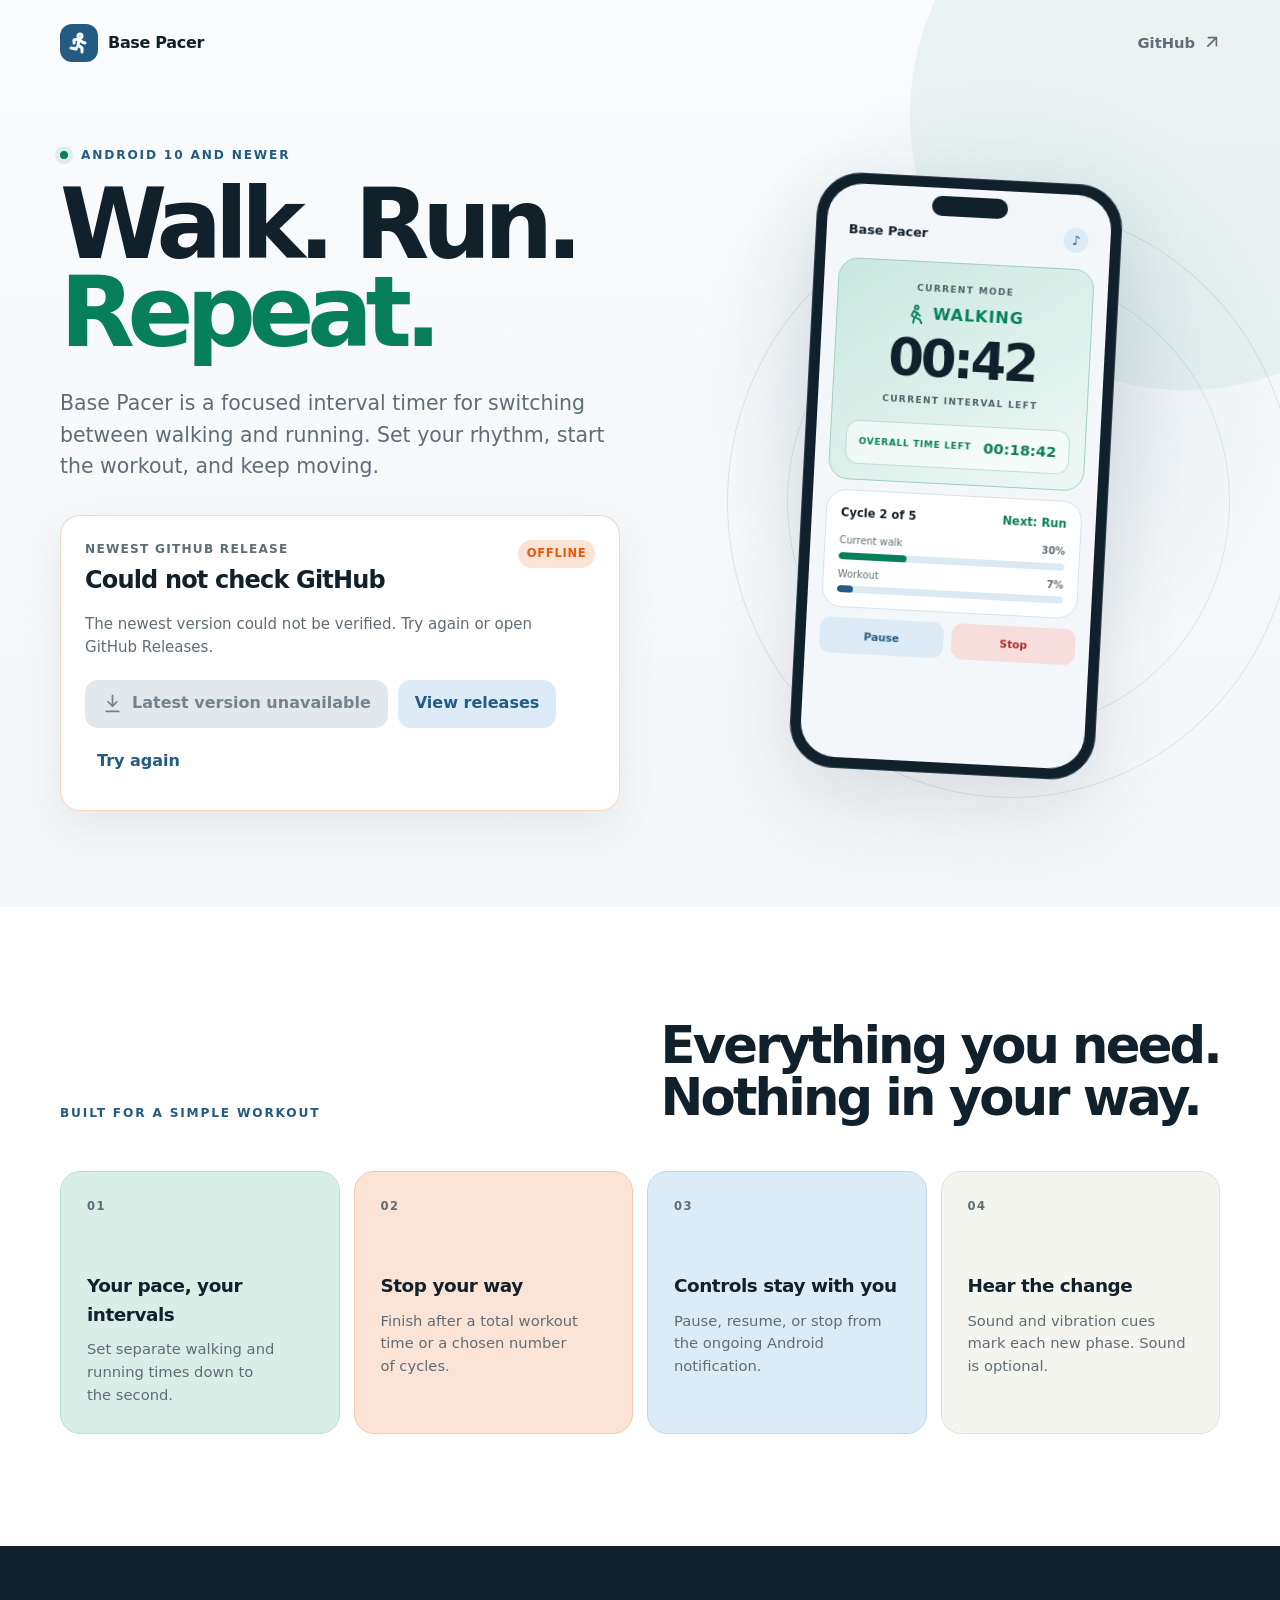
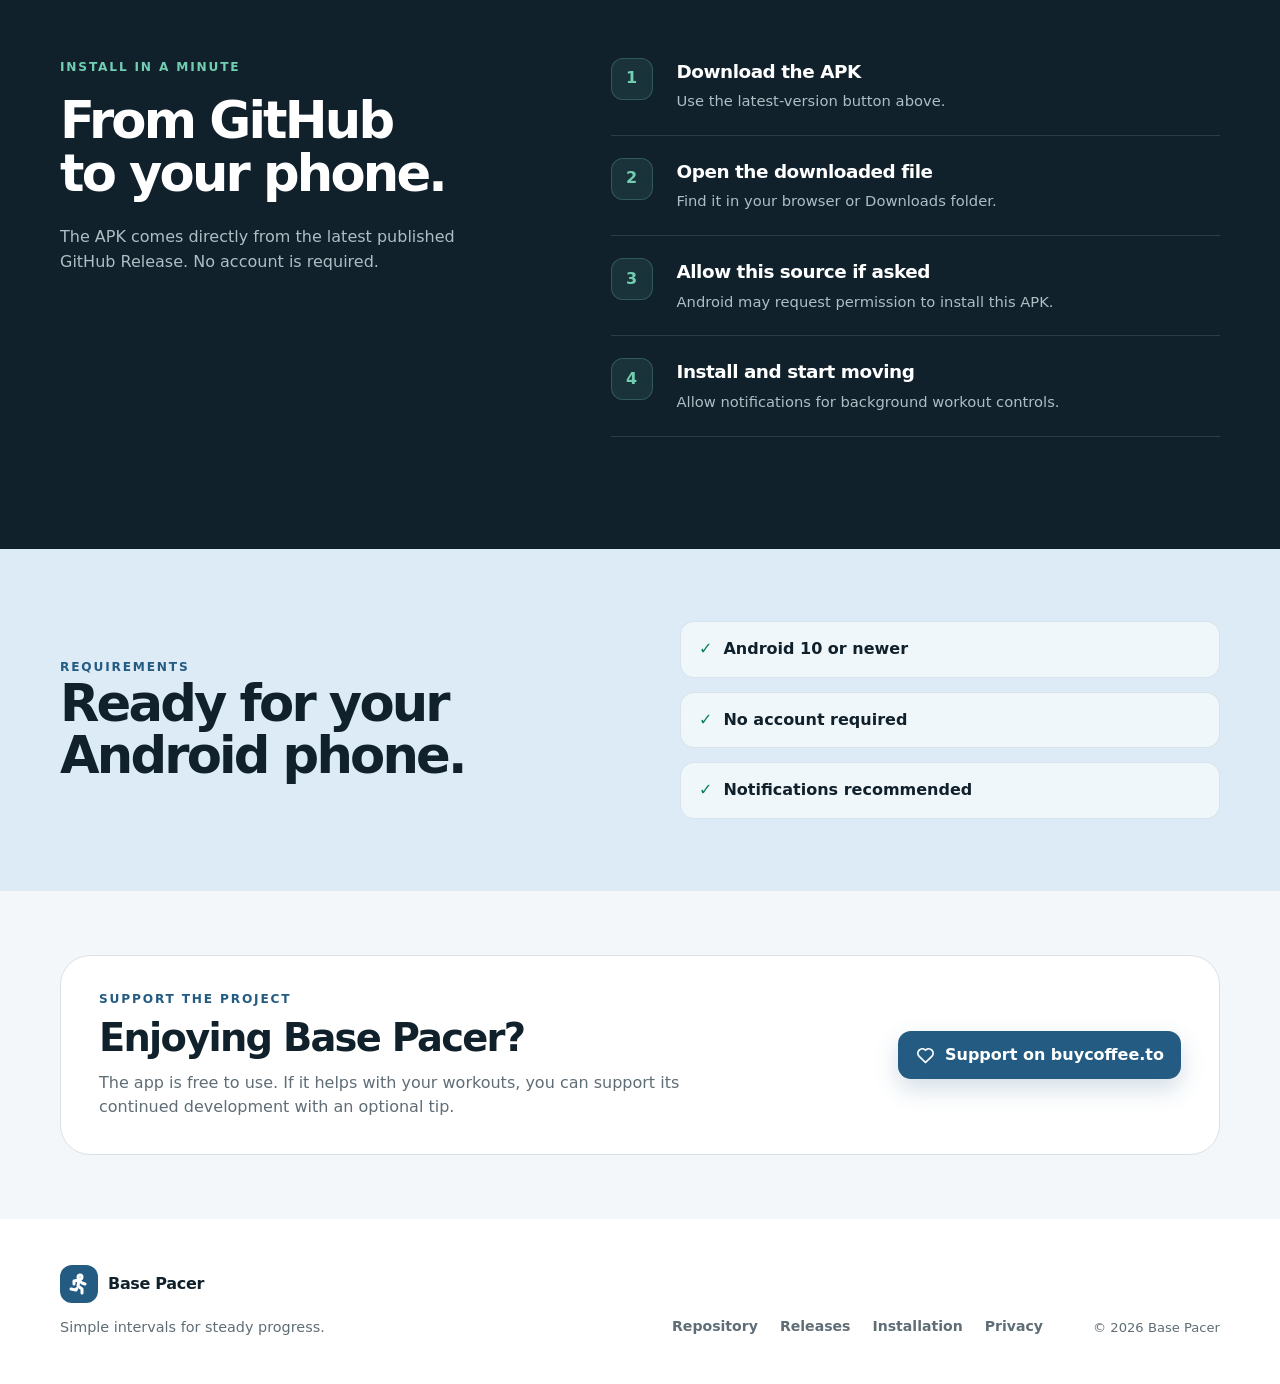
<file: website/index.html>
<!doctype html>
<html lang="en">
  <head>
    <meta charset="utf-8" />
    <meta name="viewport" content="width=device-width, initial-scale=1" />
    <meta
      name="description"
      content="Download the latest Base Pacer: Run/Walk Timer APK directly from GitHub Releases."
    />
    <meta name="theme-color" content="#f4f7f9" />
    <title>Base Pacer: Run/Walk Timer — Android download</title>
    <link rel="icon" href="favicon.svg" type="image/svg+xml" />
    <link rel="stylesheet" href="styles.css" />
    <script src="config.js" defer></script>
    <script src="app.js" defer></script>
  </head>
  <body>
    <a class="skip-link" href="#main-content">Skip to content</a>

    <header class="site-header">
      <div class="shell header-inner">
        <a class="brand" href="#top" aria-label="Base Pacer home">
          <span class="brand-mark" aria-hidden="true">
            <svg viewBox="0 0 24 24" role="img">
              <path d="M11.007 5a2 2 0 1 0 4 0a2 2 0 1 0 -4 0" />
              <path d="M4 17l5 1l.75 -1.5" />
              <path d="M15 21v-4l-4 -3l1 -6" />
              <path d="M7 12v-3l5 -1l3 3l3 1" />
            </svg>
          </span>
          <span>Base Pacer</span>
        </a>

        <a class="header-link" data-repository-link href="#">
          GitHub
          <svg viewBox="0 0 20 20" aria-hidden="true">
            <path d="M7 4h9v9" />
            <path d="m16 4-9.5 9.5" />
          </svg>
        </a>
      </div>
    </header>

    <main id="main-content">
      <section class="hero" id="top">
        <div class="shell hero-grid">
          <div class="hero-copy">
            <p class="eyebrow">
              <span class="status-dot" aria-hidden="true"></span>
              Android 10 and newer
            </p>
            <h1>Walk. Run.<br /><span>Repeat.</span></h1>
            <p class="hero-intro">
              Base Pacer is a focused interval timer for switching between
              walking and running. Set your rhythm, start the workout, and keep
              moving.
            </p>

            <section
              class="release-card"
              id="release-panel"
              data-state="loading"
              aria-labelledby="release-version"
              aria-busy="true"
            >
              <div class="release-heading">
                <div>
                  <p class="release-label">Newest GitHub release</p>
                  <h2 id="release-version">Checking GitHub…</h2>
                </div>
                <span class="release-badge" id="release-badge">Live</span>
              </div>

              <p class="release-message" id="release-message" aria-live="polite">
                Looking for the newest Android package.
              </p>

              <dl class="release-meta" id="release-meta" hidden>
                <div>
                  <dt>Published</dt>
                  <dd id="release-date">—</dd>
                </div>
                <div>
                  <dt>APK size</dt>
                  <dd id="release-size">—</dd>
                </div>
              </dl>

              <div class="release-actions">
                <a
                  class="button button-primary"
                  id="download-button"
                  aria-disabled="true"
                >
                  <svg viewBox="0 0 24 24" aria-hidden="true">
                    <path d="M12 3v12" />
                    <path d="m7 10 5 5 5-5" />
                    <path d="M5 21h14" />
                  </svg>
                  <span>Checking latest version…</span>
                </a>
                <a
                  class="button button-secondary"
                  id="releases-button"
                  data-releases-link
                  href="#"
                >
                  View releases
                </a>
                <button class="text-button" id="retry-button" type="button" hidden>
                  Try again
                </button>
              </div>
            </section>
          </div>

          <div class="phone-stage" aria-label="Preview of the Base Pacer app">
            <div class="orbit orbit-one" aria-hidden="true"></div>
            <div class="orbit orbit-two" aria-hidden="true"></div>
            <div class="phone">
              <div class="phone-speaker" aria-hidden="true"></div>
              <div class="phone-screen">
                <div class="phone-title-row">
                  <span>Base Pacer</span>
                  <span class="phone-sound" aria-hidden="true">♪</span>
                </div>

                <div class="mode-card">
                  <p>Current mode</p>
                  <strong>
                    <svg viewBox="0 0 24 24" aria-hidden="true">
                      <circle cx="13" cy="4" r="2" />
                      <path d="m10 21 1-6-3-2 2-5 4 2 3 3" />
                      <path d="m14 10-2 5 5 2 2 4" />
                    </svg>
                    Walking
                  </strong>
                  <span class="mode-time">00:42</span>
                  <small>Current interval left</small>
                  <div class="overall-time">
                    <span>Overall time left</span>
                    <b>00:18:42</b>
                  </div>
                </div>

                <div class="progress-card">
                  <div><b>Cycle 2 of 5</b><span>Next: Run</span></div>
                  <p>Current walk <b>30%</b></p>
                  <span class="progress-track"><i></i></span>
                  <p>Workout <b>7%</b></p>
                  <span class="progress-track workout"><i></i></span>
                </div>

                <div class="phone-controls" aria-hidden="true">
                  <span>Pause</span>
                  <span>Stop</span>
                </div>
              </div>
            </div>
          </div>
        </div>
      </section>

      <section class="section" id="features">
        <div class="shell">
          <div class="section-heading">
            <p class="eyebrow">Built for a simple workout</p>
            <h2>Everything you need.<br />Nothing in your way.</h2>
          </div>

          <div class="feature-grid">
            <article class="feature-card feature-walk">
              <span class="feature-number">01</span>
              <h3>Your pace, your intervals</h3>
              <p>Set separate walking and running times down to the second.</p>
            </article>
            <article class="feature-card feature-run">
              <span class="feature-number">02</span>
              <h3>Stop your way</h3>
              <p>Finish after a total workout time or a chosen number of cycles.</p>
            </article>
            <article class="feature-card feature-blue">
              <span class="feature-number">03</span>
              <h3>Controls stay with you</h3>
              <p>Pause, resume, or stop from the ongoing Android notification.</p>
            </article>
            <article class="feature-card feature-neutral">
              <span class="feature-number">04</span>
              <h3>Hear the change</h3>
              <p>Sound and vibration cues mark each new phase. Sound is optional.</p>
            </article>
          </div>
        </div>
      </section>

      <section class="section install-section" id="install">
        <div class="shell install-grid">
          <div class="section-heading install-heading">
            <p class="eyebrow">Install in a minute</p>
            <h2>From GitHub<br />to your phone.</h2>
            <p>
              The APK comes directly from the latest published GitHub Release.
              No account is required.
            </p>
          </div>

          <ol class="steps">
            <li>
              <span>1</span>
              <div><h3>Download the APK</h3><p>Use the latest-version button above.</p></div>
            </li>
            <li>
              <span>2</span>
              <div><h3>Open the downloaded file</h3><p>Find it in your browser or Downloads folder.</p></div>
            </li>
            <li>
              <span>3</span>
              <div><h3>Allow this source if asked</h3><p>Android may request permission to install this APK.</p></div>
            </li>
            <li>
              <span>4</span>
              <div><h3>Install and start moving</h3><p>Allow notifications for background workout controls.</p></div>
            </li>
          </ol>
        </div>
      </section>

      <section class="requirements">
        <div class="shell requirements-inner">
          <div>
            <p class="eyebrow">Requirements</p>
            <h2>Ready for your Android phone.</h2>
          </div>
          <ul>
            <li><span aria-hidden="true">✓</span> Android 10 or newer</li>
            <li><span aria-hidden="true">✓</span> No account required</li>
            <li><span aria-hidden="true">✓</span> Notifications recommended</li>
          </ul>
        </div>
      </section>

      <section class="support-section" aria-labelledby="support-title">
        <div class="shell support-inner">
          <div>
            <p class="eyebrow">Support the project</p>
            <h2 id="support-title">Enjoying Base Pacer?</h2>
            <p>
              The app is free to use. If it helps with your workouts, you can
              support its continued development with an optional tip.
            </p>
          </div>
          <a
            class="button button-primary support-button"
            href="https://buycoffee.to/michal-skoryk"
            target="_blank"
            rel="noopener noreferrer"
          >
            <svg viewBox="0 0 24 24" aria-hidden="true">
              <path d="M19.5 12.6 12 20l-7.5-7.4a5 5 0 0 1 7.1-7L12 6l.4-.4a5 5 0 0 1 7.1 7Z" />
            </svg>
            <span>Support on buycoffee.to</span>
          </a>
        </div>
      </section>
    </main>

    <footer class="site-footer">
      <div class="shell footer-inner">
        <div>
          <a class="brand footer-brand" href="#top">
            <span class="brand-mark" aria-hidden="true">
              <svg viewBox="0 0 24 24"><path d="M11.007 5a2 2 0 1 0 4 0a2 2 0 1 0 -4 0" /><path d="M4 17l5 1l.75 -1.5" /><path d="M15 21v-4l-4 -3l1 -6" /><path d="M7 12v-3l5 -1l3 3l3 1" /></svg>
            </span>
            <span>Base Pacer</span>
          </a>
          <p>Simple intervals for steady progress.</p>
        </div>
        <nav aria-label="Footer navigation">
          <a data-repository-link href="#">Repository</a>
          <a data-releases-link href="#">Releases</a>
          <a href="#install">Installation</a>
          <a href="privacy.html">Privacy</a>
        </nav>
        <p class="copyright">© <span id="current-year"></span> Base Pacer</p>
      </div>
    </footer>
  </body>
</html>
</file>
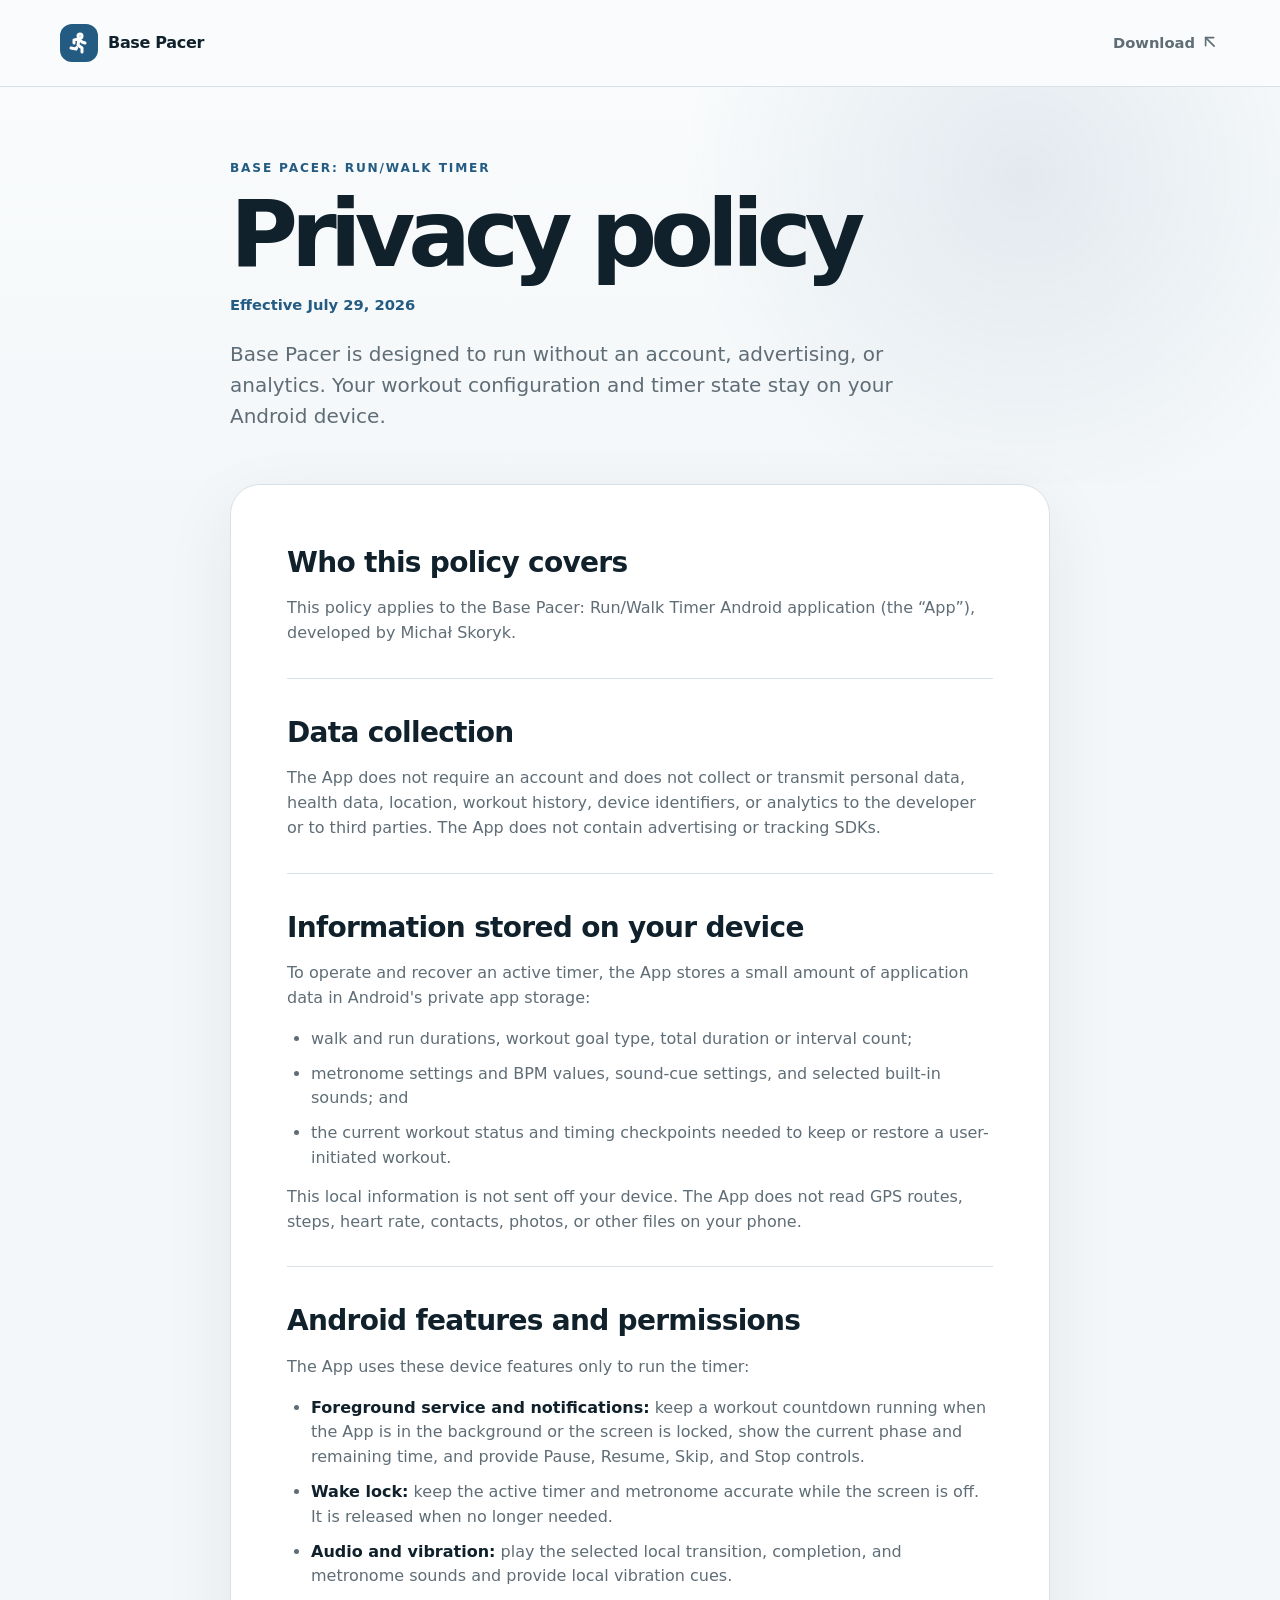
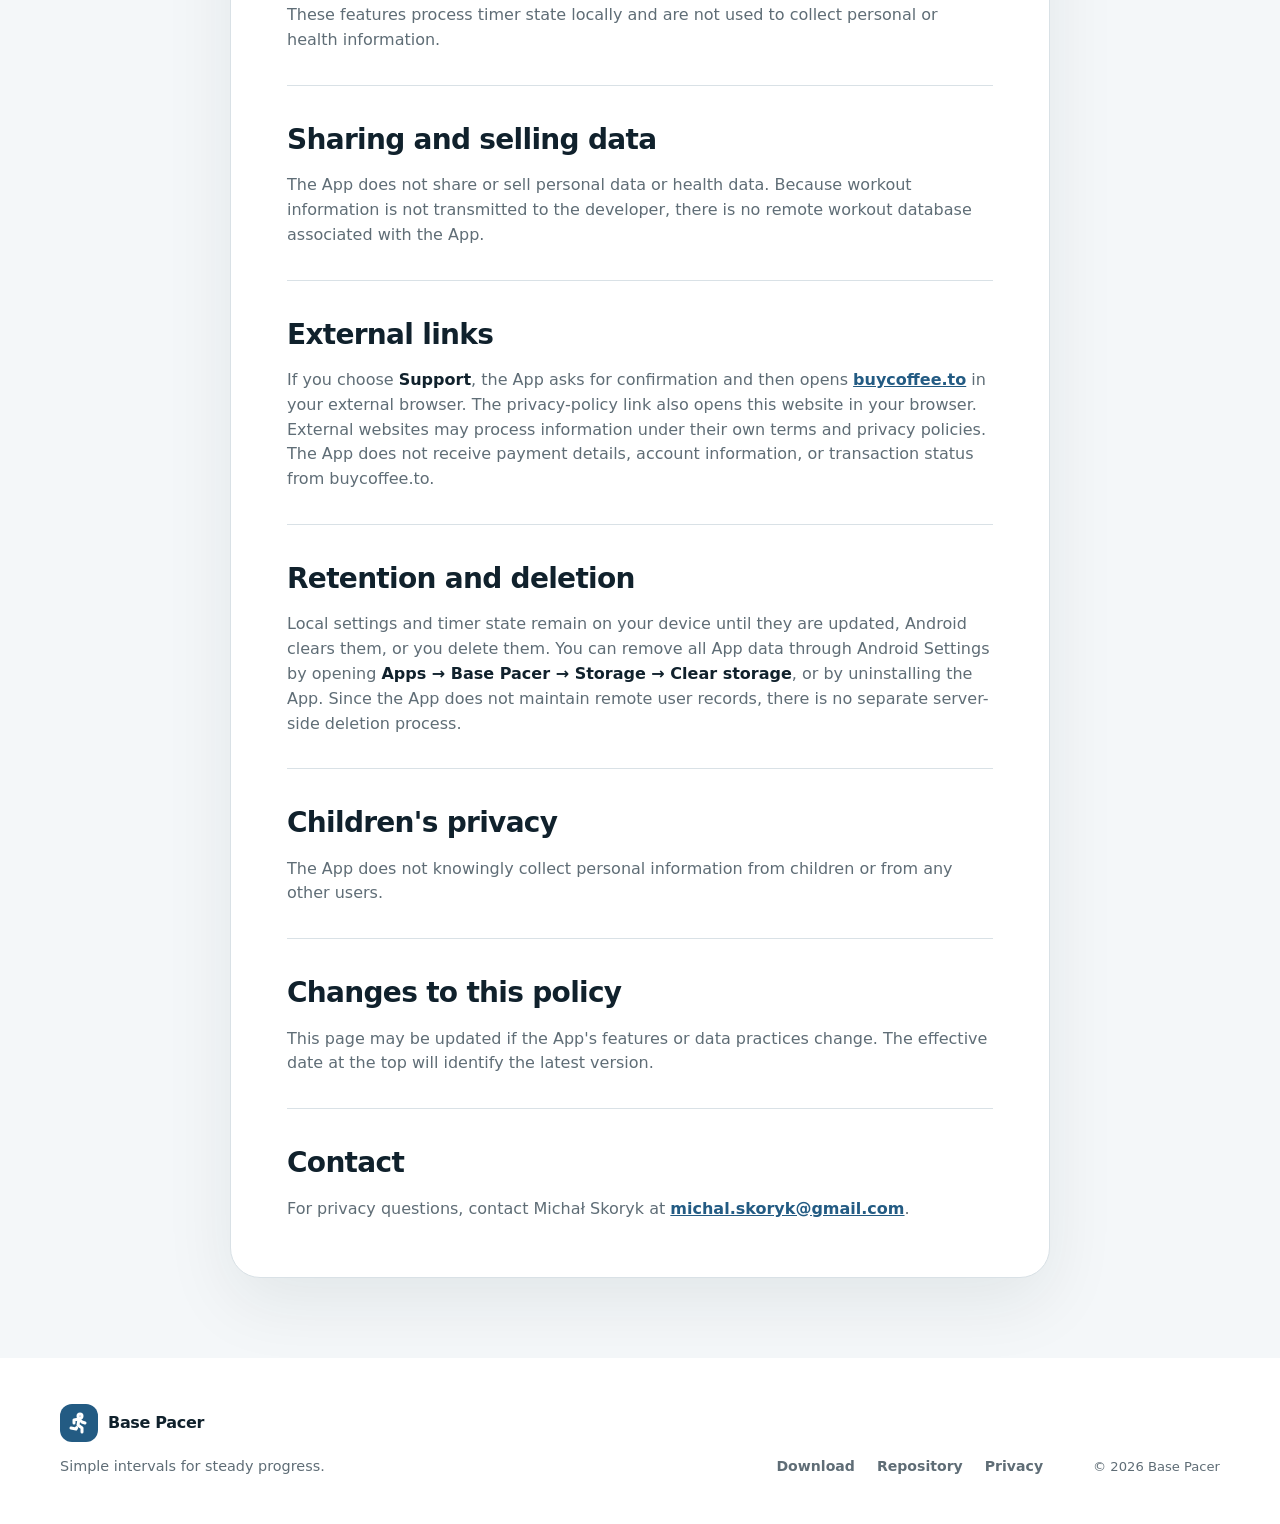
<file: website/privacy.html>
<!doctype html>
<html lang="en">
  <head>
    <meta charset="utf-8" />
    <meta name="viewport" content="width=device-width, initial-scale=1" />
    <meta
      name="description"
      content="Privacy policy for the Base Pacer: Run/Walk Timer Android app."
    />
    <meta name="theme-color" content="#f4f7f9" />
    <title>Privacy policy — Base Pacer</title>
    <link rel="icon" href="favicon.svg" type="image/svg+xml" />
    <link rel="stylesheet" href="styles.css" />
  </head>
  <body>
    <a class="skip-link" href="#main-content">Skip to content</a>

    <header class="site-header legal-header">
      <div class="shell header-inner">
        <a class="brand" href="index.html" aria-label="Base Pacer home">
          <span class="brand-mark" aria-hidden="true">
            <svg viewBox="0 0 24 24" role="img">
              <path d="M11.007 5a2 2 0 1 0 4 0a2 2 0 1 0 -4 0" />
              <path d="M4 17l5 1l.75 -1.5" />
              <path d="M15 21v-4l-4 -3l1 -6" />
              <path d="M7 12v-3l5 -1l3 3l3 1" />
            </svg>
          </span>
          <span>Base Pacer</span>
        </a>

        <a class="header-link" href="index.html">
          Download
          <svg viewBox="0 0 20 20" aria-hidden="true">
            <path d="M13 4H4v9" />
            <path d="m4 4 9.5 9.5" />
          </svg>
        </a>
      </div>
    </header>

    <main class="legal-main" id="main-content">
      <section class="legal-hero">
        <div class="shell legal-shell">
          <p class="eyebrow">Base Pacer: Run/Walk Timer</p>
          <h1>Privacy policy</h1>
          <p class="legal-effective">Effective July 29, 2026</p>
          <p class="legal-intro">
            Base Pacer is designed to run without an account, advertising, or
            analytics. Your workout configuration and timer state stay on your
            Android device.
          </p>
        </div>
      </section>

      <section class="legal-content">
        <div class="shell legal-shell">
          <article class="legal-card">
            <section aria-labelledby="scope-title">
              <h2 id="scope-title">Who this policy covers</h2>
              <p>
                This policy applies to the Base Pacer: Run/Walk Timer Android
                application (the “App”), developed by Michał Skoryk.
              </p>
            </section>

            <section aria-labelledby="collection-title">
              <h2 id="collection-title">Data collection</h2>
              <p>
                The App does not require an account and does not collect or
                transmit personal data, health data, location, workout history,
                device identifiers, or analytics to the developer or to third
                parties. The App does not contain advertising or tracking SDKs.
              </p>
            </section>

            <section aria-labelledby="local-data-title">
              <h2 id="local-data-title">Information stored on your device</h2>
              <p>
                To operate and recover an active timer, the App stores a small
                amount of application data in Android's private app storage:
              </p>
              <ul>
                <li>
                  walk and run durations, workout goal type, total duration or
                  interval count;
                </li>
                <li>
                  metronome settings and BPM values, sound-cue settings, and
                  selected built-in sounds; and
                </li>
                <li>
                  the current workout status and timing checkpoints needed to
                  keep or restore a user-initiated workout.
                </li>
              </ul>
              <p>
                This local information is not sent off your device. The App does
                not read GPS routes, steps, heart rate, contacts, photos, or
                other files on your phone.
              </p>
            </section>

            <section aria-labelledby="device-title">
              <h2 id="device-title">Android features and permissions</h2>
              <p>The App uses these device features only to run the timer:</p>
              <ul>
                <li>
                  <strong>Foreground service and notifications:</strong> keep a
                  workout countdown running when the App is in the background
                  or the screen is locked, show the current phase and remaining
                  time, and provide Pause, Resume, Skip, and Stop controls.
                </li>
                <li>
                  <strong>Wake lock:</strong> keep the active timer and
                  metronome accurate while the screen is off. It is released
                  when no longer needed.
                </li>
                <li>
                  <strong>Audio and vibration:</strong> play the selected local
                  transition, completion, and metronome sounds and provide local
                  vibration cues.
                </li>
              </ul>
              <p>
                These features process timer state locally and are not used to
                collect personal or health information.
              </p>
            </section>

            <section aria-labelledby="sharing-title">
              <h2 id="sharing-title">Sharing and selling data</h2>
              <p>
                The App does not share or sell personal data or health data.
                Because workout information is not transmitted to the developer,
                there is no remote workout database associated with the App.
              </p>
            </section>

            <section aria-labelledby="links-title">
              <h2 id="links-title">External links</h2>
              <p>
                If you choose <strong>Support</strong>, the App asks for
                confirmation and then opens
                <a
                  href="https://buycoffee.to/michal-skoryk"
                  target="_blank"
                  rel="noopener noreferrer"
                  >buycoffee.to</a
                >
                in your external browser. The privacy-policy link also opens
                this website in your browser. External websites may process
                information under their own terms and privacy policies. The App
                does not receive payment details, account information, or
                transaction status from buycoffee.to.
              </p>
            </section>

            <section aria-labelledby="retention-title">
              <h2 id="retention-title">Retention and deletion</h2>
              <p>
                Local settings and timer state remain on your device until they
                are updated, Android clears them, or you delete them. You can
                remove all App data through Android Settings by opening
                <strong>Apps → Base Pacer → Storage → Clear storage</strong>, or
                by uninstalling the App. Since the App does not maintain remote
                user records, there is no separate server-side deletion process.
              </p>
            </section>

            <section aria-labelledby="children-title">
              <h2 id="children-title">Children's privacy</h2>
              <p>
                The App does not knowingly collect personal information from
                children or from any other users.
              </p>
            </section>

            <section aria-labelledby="changes-title">
              <h2 id="changes-title">Changes to this policy</h2>
              <p>
                This page may be updated if the App's features or data practices
                change. The effective date at the top will identify the latest
                version.
              </p>
            </section>

            <section aria-labelledby="contact-title">
              <h2 id="contact-title">Contact</h2>
              <p>
                For privacy questions, contact Michał Skoryk at
                <a href="mailto:michal.skoryk@gmail.com"
                  >michal.skoryk@gmail.com</a
                >.
              </p>
            </section>
          </article>
        </div>
      </section>
    </main>

    <footer class="site-footer">
      <div class="shell footer-inner">
        <div>
          <a class="brand footer-brand" href="index.html">
            <span class="brand-mark" aria-hidden="true">
              <svg viewBox="0 0 24 24"><path d="M11.007 5a2 2 0 1 0 4 0a2 2 0 1 0 -4 0" /><path d="M4 17l5 1l.75 -1.5" /><path d="M15 21v-4l-4 -3l1 -6" /><path d="M7 12v-3l5 -1l3 3l3 1" /></svg>
            </span>
            <span>Base Pacer</span>
          </a>
          <p>Simple intervals for steady progress.</p>
        </div>
        <nav aria-label="Footer navigation">
          <a href="index.html">Download</a>
          <a href="https://github.com/MichalSkoryk/RunWalkTimer">Repository</a>
          <a href="privacy.html" aria-current="page">Privacy</a>
        </nav>
        <p class="copyright">© 2026 Base Pacer</p>
      </div>
    </footer>
  </body>
</html>
</file>
<file: website/styles.css>
:root {
  --ink: #10212c;
  --muted: #5f6d76;
  --paper: #f4f7f9;
  --surface: #ffffff;
  --line: #d9e1e6;
  --blue: #235b83;
  --blue-dark: #174464;
  --blue-soft: #dcebf5;
  --walk: #087f5b;
  --walk-soft: #d8eee7;
  --run: #e8590c;
  --run-soft: #fbe4d5;
  --danger: #a52a2a;
  --shadow: 0 30px 80px rgb(16 33 44 / 12%);
  --radius-lg: 30px;
  --radius-md: 20px;
  --shell: 1160px;
}

* {
  box-sizing: border-box;
}

html {
  scroll-behavior: smooth;
}

body {
  margin: 0;
  color: var(--ink);
  background: var(--paper);
  font-family:
    Inter, ui-sans-serif, system-ui, -apple-system, BlinkMacSystemFont, "Segoe UI",
    sans-serif;
  line-height: 1.55;
  -webkit-font-smoothing: antialiased;
}

a {
  color: inherit;
}

button,
a {
  -webkit-tap-highlight-color: transparent;
}

button {
  font: inherit;
}

svg {
  display: block;
}

.shell {
  width: min(calc(100% - 40px), var(--shell));
  margin-inline: auto;
}

.skip-link {
  position: fixed;
  z-index: 100;
  top: 12px;
  left: 12px;
  padding: 10px 16px;
  color: #fff;
  background: var(--ink);
  border-radius: 8px;
  transform: translateY(-160%);
}

.skip-link:focus {
  transform: translateY(0);
}

:focus-visible {
  outline: 3px solid rgb(35 91 131 / 35%);
  outline-offset: 4px;
}

.site-header {
  position: absolute;
  z-index: 10;
  top: 0;
  right: 0;
  left: 0;
  padding-top: 24px;
}

.header-inner,
.footer-inner {
  display: flex;
  align-items: center;
  justify-content: space-between;
}

.brand {
  display: inline-flex;
  gap: 10px;
  align-items: center;
  color: var(--ink);
  font-weight: 800;
  letter-spacing: -0.02em;
  text-decoration: none;
}

.brand-mark {
  display: grid;
  width: 38px;
  height: 38px;
  place-items: center;
  color: #fff;
  background: var(--blue);
  border-radius: 12px;
}

.brand-mark svg {
  width: 24px;
  fill: none;
  stroke: currentcolor;
  stroke-linecap: round;
  stroke-linejoin: round;
  stroke-width: 3;
}

.header-link {
  display: inline-flex;
  gap: 7px;
  align-items: center;
  color: var(--muted);
  font-size: 0.92rem;
  font-weight: 700;
  text-decoration: none;
}

.header-link:hover {
  color: var(--blue);
}

.header-link svg {
  width: 18px;
  fill: none;
  stroke: currentcolor;
  stroke-linecap: round;
  stroke-linejoin: round;
  stroke-width: 1.8;
}

.hero {
  position: relative;
  min-height: 820px;
  padding: 146px 0 96px;
  overflow: hidden;
  background:
    radial-gradient(circle at 78% 42%, rgb(35 91 131 / 12%), transparent 27%),
    linear-gradient(180deg, #f9fbfc 0%, var(--paper) 100%);
}

.hero::before {
  position: absolute;
  top: -160px;
  right: -180px;
  width: 550px;
  height: 550px;
  background: rgb(8 127 91 / 6%);
  border-radius: 50%;
  content: "";
}

.hero-grid {
  position: relative;
  display: grid;
  grid-template-columns: minmax(0, 1.03fr) minmax(380px, 0.97fr);
  gap: 72px;
  align-items: center;
}

.hero-copy {
  max-width: 620px;
}

.eyebrow {
  margin: 0 0 16px;
  color: var(--blue);
  font-size: 0.76rem;
  font-weight: 850;
  letter-spacing: 0.15em;
  text-transform: uppercase;
}

.status-dot {
  display: inline-block;
  width: 8px;
  height: 8px;
  margin-right: 7px;
  background: var(--walk);
  border-radius: 50%;
  box-shadow: 0 0 0 5px rgb(8 127 91 / 10%);
}

h1,
h2,
h3,
p {
  text-wrap: pretty;
}

h1 {
  max-width: 680px;
  margin: 0;
  font-size: clamp(4rem, 7.6vw, 7rem);
  line-height: 0.91;
  letter-spacing: -0.075em;
}

h1 span {
  color: var(--walk);
}

.hero-intro {
  max-width: 570px;
  margin: 30px 0 32px;
  color: var(--muted);
  font-size: clamp(1.08rem, 2vw, 1.28rem);
}

.release-card {
  max-width: 590px;
  padding: 24px;
  background: rgb(255 255 255 / 84%);
  border: 1px solid rgb(217 225 230 / 90%);
  border-radius: var(--radius-md);
  box-shadow: 0 14px 40px rgb(16 33 44 / 7%);
  backdrop-filter: blur(12px);
}

.release-card[data-state="success"] {
  border-color: rgb(8 127 91 / 30%);
}

.release-card[data-state="error"],
.release-card[data-state="missing"] {
  border-color: rgb(232 89 12 / 24%);
}

.release-heading {
  display: flex;
  gap: 18px;
  align-items: flex-start;
  justify-content: space-between;
}

.release-label {
  margin: 0 0 3px;
  color: var(--muted);
  font-size: 0.76rem;
  font-weight: 800;
  letter-spacing: 0.1em;
  text-transform: uppercase;
}

.release-heading h2 {
  margin: 0;
  font-size: 1.5rem;
  letter-spacing: -0.035em;
}

.release-badge {
  flex: 0 0 auto;
  padding: 5px 9px;
  color: var(--walk);
  background: var(--walk-soft);
  border-radius: 999px;
  font-size: 0.72rem;
  font-weight: 850;
  letter-spacing: 0.06em;
  text-transform: uppercase;
}

.release-card[data-state="loading"] .release-badge {
  animation: pulse 1.5s ease-in-out infinite;
}

.release-card[data-state="error"] .release-badge,
.release-card[data-state="missing"] .release-badge {
  color: var(--run);
  background: var(--run-soft);
}

.release-message {
  margin: 14px 0 0;
  color: var(--muted);
  font-size: 0.94rem;
}

.release-meta {
  display: flex;
  gap: 30px;
  margin: 18px 0 0;
}

.release-meta[hidden] {
  display: none;
}

.release-meta div {
  display: grid;
  gap: 2px;
}

.release-meta dt {
  color: var(--muted);
  font-size: 0.74rem;
  font-weight: 700;
  text-transform: uppercase;
}

.release-meta dd {
  margin: 0;
  font-size: 0.9rem;
  font-weight: 800;
}

.release-actions {
  display: flex;
  flex-wrap: wrap;
  gap: 10px;
  align-items: center;
  margin-top: 20px;
}

.button,
.text-button {
  min-height: 48px;
  border: 0;
  border-radius: 13px;
  font-weight: 800;
  text-decoration: none;
  cursor: pointer;
}

.button {
  display: inline-flex;
  gap: 9px;
  align-items: center;
  justify-content: center;
  padding: 11px 17px;
}

.button svg {
  width: 21px;
  fill: none;
  stroke: currentcolor;
  stroke-linecap: round;
  stroke-linejoin: round;
  stroke-width: 2;
}

.button-primary {
  color: #fff;
  background: var(--blue);
  box-shadow: 0 10px 24px rgb(35 91 131 / 20%);
}

.button-primary:hover {
  background: var(--blue-dark);
  transform: translateY(-1px);
}

.button-primary[aria-disabled="true"] {
  color: #75838c;
  background: #e2e8ec;
  box-shadow: none;
  pointer-events: none;
}

.button-secondary {
  color: var(--blue);
  background: var(--blue-soft);
}

.button-secondary:hover {
  background: #cfe2ef;
}

.text-button {
  padding: 10px 12px;
  color: var(--blue);
  background: transparent;
}

.text-button:hover {
  background: var(--blue-soft);
}

.phone-stage {
  position: relative;
  min-height: 600px;
}

.orbit {
  position: absolute;
  border: 1px solid rgb(35 91 131 / 13%);
  border-radius: 50%;
}

.orbit-one {
  inset: 28px -75px -20px 35px;
}

.orbit-two {
  inset: 95px -10px 48px 95px;
  border-color: rgb(8 127 91 / 12%);
}

.phone {
  position: absolute;
  z-index: 2;
  top: 0;
  left: 50%;
  width: 306px;
  padding: 10px;
  background: #10212c;
  border: 1px solid #2c3f4b;
  border-radius: 44px;
  box-shadow: var(--shadow);
  transform: translateX(-50%) rotate(3deg);
}

.phone-speaker {
  position: absolute;
  z-index: 3;
  top: 18px;
  left: 50%;
  width: 76px;
  height: 20px;
  background: #10212c;
  border-radius: 999px;
  transform: translateX(-50%);
}

.phone-screen {
  min-height: 574px;
  padding: 25px 14px 18px;
  overflow: hidden;
  background: #f4f7f9;
  border-radius: 35px;
}

.phone-title-row {
  display: flex;
  align-items: center;
  justify-content: space-between;
  padding: 8px 8px 16px;
  font-size: 0.8rem;
  font-weight: 850;
}

.phone-sound {
  display: grid;
  width: 25px;
  height: 25px;
  place-items: center;
  color: var(--blue);
  background: var(--blue-soft);
  border-radius: 50%;
}

.mode-card,
.progress-card {
  background: var(--surface);
  border: 1px solid var(--line);
  border-radius: 20px;
}

.mode-card {
  padding: 19px 15px 15px;
  text-align: center;
  background: linear-gradient(145deg, #c9e8df, #eef8f5);
  border-color: #9fcfc0;
}

.mode-card p,
.mode-card small {
  margin: 0;
  color: #4f6268;
  font-size: 0.57rem;
  font-weight: 850;
  letter-spacing: 0.14em;
  text-transform: uppercase;
}

.mode-card strong {
  display: flex;
  gap: 6px;
  align-items: center;
  justify-content: center;
  margin-top: 7px;
  color: var(--walk);
  font-size: 1rem;
  letter-spacing: 0.06em;
  text-transform: uppercase;
}

.mode-card strong svg {
  width: 22px;
  fill: none;
  stroke: currentcolor;
  stroke-linecap: round;
  stroke-linejoin: round;
  stroke-width: 2;
}

.mode-time {
  display: block;
  margin: 2px 0 -2px;
  font-size: 3.2rem;
  font-weight: 850;
  line-height: 1.15;
  letter-spacing: -0.06em;
}

.overall-time {
  display: flex;
  align-items: center;
  justify-content: space-between;
  margin-top: 12px;
  padding: 10px 12px;
  color: var(--walk);
  background: rgb(255 255 255 / 55%);
  border: 1px solid rgb(8 127 91 / 22%);
  border-radius: 13px;
}

.overall-time span {
  font-size: 0.56rem;
  font-weight: 850;
  letter-spacing: 0.08em;
  text-transform: uppercase;
}

.overall-time b {
  font-size: 0.92rem;
}

.progress-card {
  margin-top: 10px;
  padding: 14px;
}

.progress-card > div,
.progress-card p {
  display: flex;
  justify-content: space-between;
}

.progress-card > div {
  margin-bottom: 10px;
  font-size: 0.72rem;
}

.progress-card > div span {
  color: var(--walk);
  font-weight: 800;
}

.progress-card p {
  margin: 7px 0 4px;
  color: var(--muted);
  font-size: 0.62rem;
}

.progress-track {
  display: block;
  height: 7px;
  overflow: hidden;
  background: #dbe9f2;
  border-radius: 99px;
}

.progress-track i {
  display: block;
  width: 30%;
  height: 100%;
  background: var(--walk);
  border-radius: inherit;
}

.progress-track.workout i {
  width: 7%;
  background: var(--blue);
}

.phone-controls {
  display: grid;
  grid-template-columns: 1fr 1fr;
  gap: 8px;
  margin-top: 10px;
}

.phone-controls span {
  padding: 10px;
  color: var(--blue);
  background: var(--blue-soft);
  border-radius: 11px;
  font-size: 0.66rem;
  font-weight: 850;
  text-align: center;
}

.phone-controls span:last-child {
  color: var(--danger);
  background: #f8dddd;
}

.section {
  padding: 112px 0;
  background: var(--surface);
}

.section-heading {
  display: flex;
  align-items: flex-end;
  justify-content: space-between;
  margin-bottom: 48px;
}

.section-heading .eyebrow,
.section-heading h2 {
  margin: 0;
}

.section-heading h2,
.requirements h2 {
  font-size: clamp(2.2rem, 4vw, 4rem);
  line-height: 1.02;
  letter-spacing: -0.055em;
}

.feature-grid {
  display: grid;
  grid-template-columns: repeat(4, 1fr);
  gap: 14px;
}

.feature-card {
  min-height: 255px;
  padding: 26px;
  border: 1px solid var(--line);
  border-radius: var(--radius-md);
}

.feature-walk {
  background: var(--walk-soft);
  border-color: #b9dfd3;
}

.feature-run {
  background: var(--run-soft);
  border-color: #f4c9ad;
}

.feature-blue {
  background: var(--blue-soft);
  border-color: #bfd9ea;
}

.feature-neutral {
  background: #f5f5ef;
}

.feature-number {
  display: block;
  margin-bottom: 56px;
  color: var(--muted);
  font-size: 0.72rem;
  font-weight: 850;
  letter-spacing: 0.12em;
}

.feature-card h3,
.steps h3 {
  margin: 0;
  font-size: 1.15rem;
  letter-spacing: -0.025em;
}

.feature-card p {
  margin: 9px 0 0;
  color: var(--muted);
  font-size: 0.92rem;
}

.install-section {
  background: var(--ink);
}

.install-grid {
  display: grid;
  grid-template-columns: 0.85fr 1.15fr;
  gap: 100px;
  align-items: start;
}

.install-heading {
  display: block;
  margin: 0;
  color: #fff;
}

.install-heading .eyebrow {
  margin-bottom: 18px;
  color: #72ceb1;
}

.install-heading p:last-child {
  max-width: 430px;
  margin: 26px 0 0;
  color: #afbdc5;
}

.steps {
  display: grid;
  gap: 0;
  margin: 0;
  padding: 0;
  color: #fff;
  list-style: none;
}

.steps li {
  display: grid;
  grid-template-columns: 48px 1fr;
  gap: 18px;
  padding: 22px 0;
  border-bottom: 1px solid rgb(255 255 255 / 12%);
}

.steps li:first-child {
  padding-top: 0;
}

.steps li > span {
  display: grid;
  width: 42px;
  height: 42px;
  place-items: center;
  color: #72ceb1;
  background: rgb(114 206 177 / 10%);
  border: 1px solid rgb(114 206 177 / 25%);
  border-radius: 12px;
  font-weight: 850;
}

.steps p {
  margin: 4px 0 0;
  color: #afbdc5;
  font-size: 0.92rem;
}

.requirements {
  padding: 72px 0;
  background: var(--blue-soft);
}

.requirements-inner {
  display: grid;
  grid-template-columns: 1fr 1fr;
  gap: 80px;
  align-items: center;
}

.requirements .eyebrow,
.requirements h2 {
  margin: 0;
}

.requirements ul {
  display: grid;
  gap: 14px;
  margin: 0;
  padding: 0;
  list-style: none;
}

.requirements li {
  display: flex;
  gap: 11px;
  align-items: center;
  padding: 15px 18px;
  background: rgb(255 255 255 / 58%);
  border: 1px solid rgb(35 91 131 / 12%);
  border-radius: 14px;
  font-weight: 750;
}

.requirements li span {
  color: var(--walk);
  font-weight: 900;
}

.support-section {
  padding: 64px 0;
  background: var(--paper);
}

.support-inner {
  display: flex;
  gap: 48px;
  align-items: center;
  justify-content: space-between;
  padding: 34px 38px;
  background: var(--surface);
  border: 1px solid var(--line);
  border-radius: var(--radius-lg);
}

.support-inner .eyebrow,
.support-inner h2,
.support-inner p {
  margin: 0;
}

.support-inner h2 {
  margin-top: 8px;
  font-size: clamp(1.8rem, 3vw, 2.7rem);
  line-height: 1.08;
  letter-spacing: -0.045em;
}

.support-inner p:last-child {
  max-width: 650px;
  margin-top: 12px;
  color: var(--muted);
}

.support-button {
  flex: 0 0 auto;
  white-space: nowrap;
}

.legal-header {
  position: relative;
  padding-bottom: 24px;
  background: #f9fbfc;
  border-bottom: 1px solid var(--line);
}

.legal-main {
  background: var(--paper);
}

.legal-shell {
  max-width: 820px;
}

.legal-hero {
  padding: 72px 0 52px;
  background:
    radial-gradient(circle at 80% 22%, rgb(35 91 131 / 10%), transparent 32%),
    linear-gradient(180deg, #f9fbfc 0%, var(--paper) 100%);
}

.legal-hero .eyebrow {
  margin-bottom: 14px;
}

.legal-hero h1 {
  margin: 0;
  font-size: clamp(3rem, 8vw, 5.8rem);
}

.legal-effective {
  margin: 18px 0 0;
  color: var(--blue);
  font-size: 0.92rem;
  font-weight: 800;
}

.legal-intro {
  max-width: 720px;
  margin: 22px 0 0;
  color: var(--muted);
  font-size: clamp(1.05rem, 2vw, 1.25rem);
}

.legal-content {
  padding: 0 0 80px;
}

.legal-card {
  padding: clamp(28px, 6vw, 56px);
  background: var(--surface);
  border: 1px solid var(--line);
  border-radius: var(--radius-lg);
  box-shadow: 0 24px 70px rgb(16 33 44 / 8%);
}

.legal-card section + section {
  padding-top: 32px;
  margin-top: 32px;
  border-top: 1px solid var(--line);
}

.legal-card h2 {
  margin: 0 0 12px;
  font-size: clamp(1.35rem, 3vw, 1.75rem);
  letter-spacing: -0.025em;
}

.legal-card p {
  margin: 0;
  color: var(--muted);
}

.legal-card p + p,
.legal-card ul + p {
  margin-top: 14px;
}

.legal-card ul {
  display: grid;
  gap: 10px;
  margin: 16px 0 0;
  padding-left: 24px;
  color: var(--muted);
}

.legal-card a {
  color: var(--blue);
  font-weight: 700;
}

.legal-card strong {
  color: var(--ink);
}

.site-footer {
  padding: 46px 0;
  background: var(--surface);
}

.footer-inner {
  display: grid;
  grid-template-columns: 1fr auto auto;
  gap: 50px;
  align-items: end;
}

.footer-brand + p {
  margin: 12px 0 0;
  color: var(--muted);
  font-size: 0.9rem;
}

.footer-inner nav {
  display: flex;
  gap: 22px;
}

.footer-inner nav a {
  color: var(--muted);
  font-size: 0.88rem;
  font-weight: 700;
  text-decoration: none;
}

.footer-inner nav a:hover {
  color: var(--blue);
}

.copyright {
  margin: 0;
  color: var(--muted);
  font-size: 0.82rem;
  white-space: nowrap;
}

@keyframes pulse {
  0%,
  100% {
    opacity: 0.5;
  }
  50% {
    opacity: 1;
  }
}

@media (max-width: 980px) {
  .hero-grid {
    grid-template-columns: 1fr minmax(300px, 0.65fr);
    gap: 36px;
  }

  .phone-stage {
    transform: scale(0.86);
  }

  .feature-grid {
    grid-template-columns: repeat(2, 1fr);
  }

  .feature-card {
    min-height: 220px;
  }

  .feature-number {
    margin-bottom: 38px;
  }

  .install-grid {
    gap: 60px;
  }

  .footer-inner {
    grid-template-columns: 1fr auto;
  }

  .copyright {
    grid-column: 1 / -1;
  }
}

@media (max-width: 760px) {
  .site-header {
    padding-top: 18px;
  }

  .header-link {
    font-size: 0;
  }

  .header-link svg {
    width: 24px;
  }

  .hero {
    padding-top: 120px;
  }

  .hero-grid {
    grid-template-columns: 1fr;
  }

  .hero-copy {
    max-width: none;
  }

  h1 {
    font-size: clamp(3.8rem, 18vw, 6rem);
  }

  .phone-stage {
    min-height: 580px;
    margin-top: 20px;
    transform: none;
  }

  .section {
    padding: 82px 0;
  }

  .section-heading,
  .install-grid,
  .requirements-inner {
    display: grid;
    grid-template-columns: 1fr;
    gap: 32px;
  }

  .install-grid {
    gap: 56px;
  }

  .requirements-inner {
    gap: 36px;
  }

  .footer-inner {
    grid-template-columns: 1fr;
    gap: 28px;
    align-items: start;
  }

  .support-inner {
    display: grid;
    gap: 24px;
    padding: 28px;
  }

  .support-button {
    width: 100%;
  }

  .copyright {
    grid-column: auto;
  }
}

@media (max-width: 520px) {
  .shell {
    width: min(calc(100% - 28px), var(--shell));
  }

  .brand {
    font-size: 0.93rem;
  }

  .brand-mark {
    width: 34px;
    height: 34px;
  }

  .hero {
    padding-bottom: 62px;
  }

  .hero-intro {
    margin-top: 24px;
  }

  .release-card {
    padding: 20px;
  }

  .support-section {
    padding: 48px 0;
  }

  .legal-hero {
    padding: 52px 0 40px;
  }

  .legal-content {
    padding-bottom: 56px;
  }

  .legal-card {
    border-radius: var(--radius-md);
  }

  .support-inner {
    padding: 24px 20px;
    border-radius: var(--radius-md);
  }

  .release-actions,
  .release-actions .button {
    width: 100%;
  }

  .release-meta {
    justify-content: space-between;
  }

  .phone-stage {
    min-height: 550px;
  }

  .phone {
    width: 286px;
    transform: translateX(-50%) rotate(2deg);
  }

  .phone-screen {
    min-height: 538px;
  }

  .feature-grid {
    grid-template-columns: 1fr;
  }

  .feature-card {
    min-height: auto;
  }

  .feature-number {
    margin-bottom: 30px;
  }

  .footer-inner nav {
    flex-wrap: wrap;
  }
}

@media (prefers-reduced-motion: reduce) {
  html {
    scroll-behavior: auto;
  }

  *,
  *::before,
  *::after {
    scroll-behavior: auto !important;
    animation-duration: 0.01ms !important;
    animation-iteration-count: 1 !important;
    transition-duration: 0.01ms !important;
  }
}
</file>
